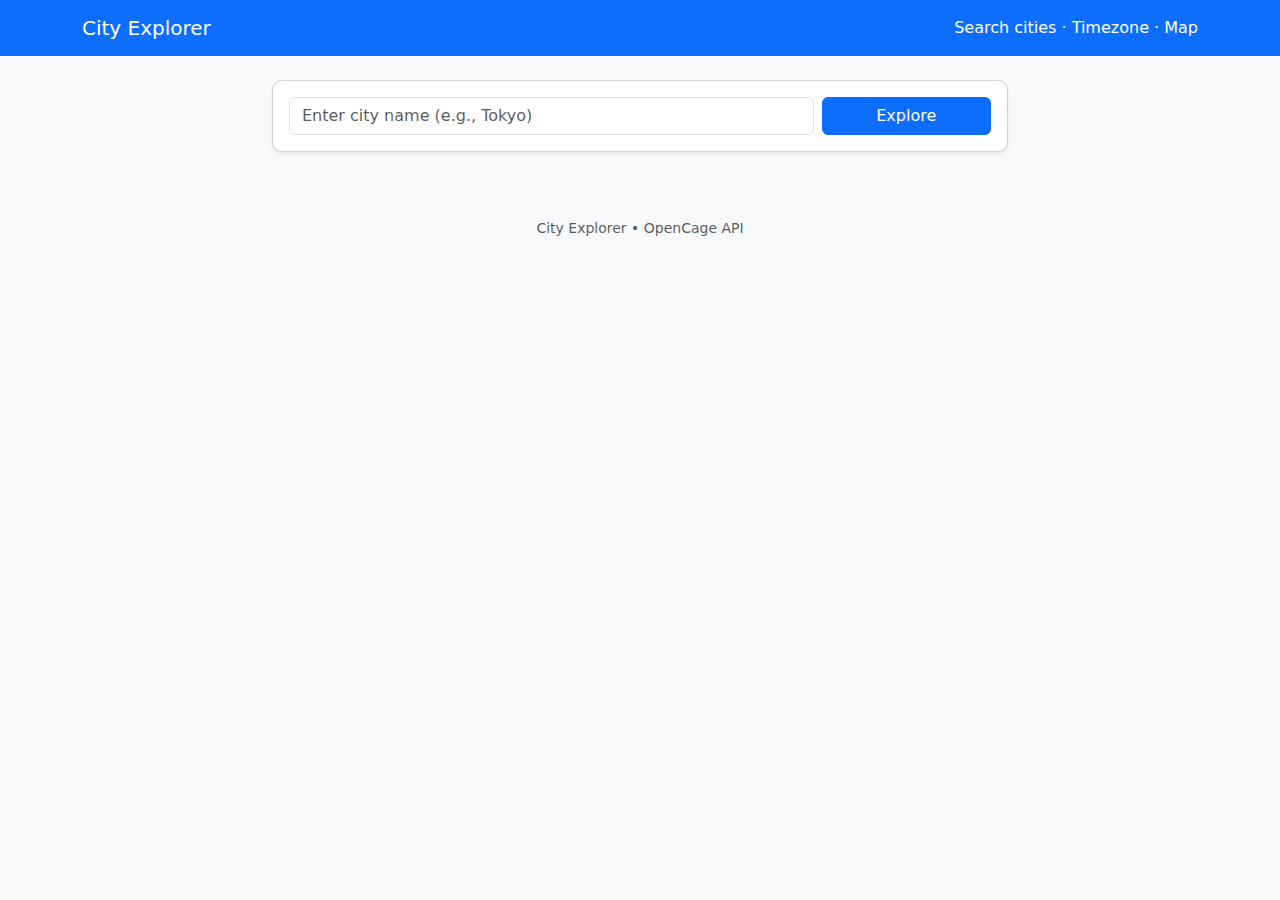
<file: OEL/city-explorer/index.html>
<!doctype html>
<html lang="en">
<head>
  <meta charset="utf-8" />
  <meta name="viewport" content="width=device-width,initial-scale=1" />
  <title>City Explorer</title>
  <link href="https://cdn.jsdelivr.net/npm/bootstrap@5.3.0/dist/css/bootstrap.min.css" rel="stylesheet">
  <link rel="stylesheet" href="style.css">
</head>
<body class="bg-light">
  <nav class="navbar navbar-expand-lg navbar-dark bg-primary mb-4">
    <div class="container">
      <a class="navbar-brand" href="#">City Explorer</a>
      <span class="navbar-text text-white">Search cities · Timezone · Map</span>
    </div>
  </nav>
  <main class="container">
    <div class="row justify-content-center">
      <div class="col-lg-8 col-md-10">
        <div class="card mb-4 shadow-sm">
          <div class="card-body">
            <form id="searchForm" class="row g-2">
              <div class="col-sm-9">
                <input id="cityInput" class="form-control" type="text" placeholder="Enter city name (e.g., Tokyo)" required>
              </div>
              <div class="col-sm-3 d-grid">
                <button class="btn btn-primary" type="submit">Explore</button>
              </div>
            </form>
          </div>
        </div>
        <div id="alertPlaceholder"></div>
        <div id="resultArea" style="display:none;">
          <div class="card shadow-sm">
            <div class="card-body">
              <h5 id="cityTitle"></h5>
              <p><strong>Country:</strong> <span id="countryText"></span></p>
              <p><strong>Coordinates:</strong> <span id="coords"></span></p>
              <p><strong>Timezone:</strong> <span id="timezone"></span></p>
              <p><strong>Population:</strong> <span id="population">—</span></p>
              <div id="mapContainer" class="mb-2" style="height:300px;"></div>
              <pre id="rawData" style="max-height:220px; overflow:auto; background:#f8f9fa; padding:10px;"></pre>
            </div>
          </div>
        </div>
      </div>
    </div>
  </main>
  <footer class="text-center py-3 mt-4">
    <small class="text-muted">City Explorer • OpenCage API</small>
  </footer>
  <script src="https://cdn.jsdelivr.net/npm/bootstrap@5.3.0/dist/js/bootstrap.bundle.min.js"></script>
  <script src="script.js"></script>
</body>
</html>
</file>
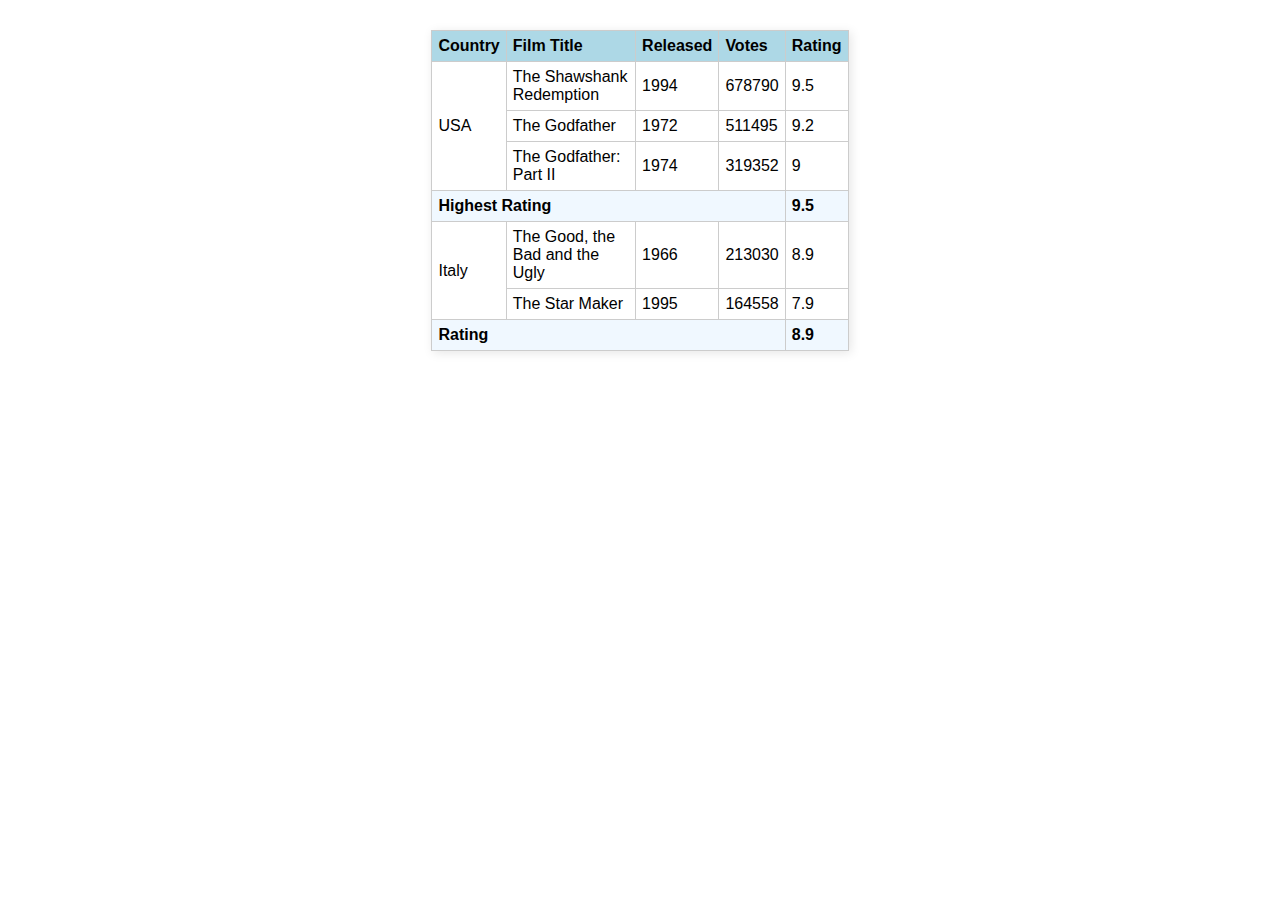
<file: Labtask1(table).html>
<!DOCTYPE html>
<html>
<head>
<title>Film Ratings Table</title>
<style>
  .movie-table {
    width: 33%;
    border-collapse: collapse;
    margin: 30px auto;
    font-family: 'Segoe UI', Tahoma, Geneva, Verdana, sans-serif;
    box-shadow: 2px 2px 10px rgba(0, 0, 0, 0.1);
  }
  .table-head {
    background-color: #add8e6; /* Sky Blue */
    color: black;
  }
  .table-cell, .table-header {
    border: 1px solid #ccc;
    padding: 6px;
    text-align: left;
  }
  .highlight-row {
    background-color: #f0f8ff; /* Alice Blue */
    font-weight: bold;
  }
</style>
</head>
<body>

<table class="movie-table">
  <thead class="table-head">
    <tr>
      <th class="table-header">Country</th>
      <th class="table-header">Film Title</th>
      <th class="table-header">Released</th>
      <th class="table-header">Votes</th>
      <th class="table-header">Rating</th>
    </tr>
  </thead>
  <tbody>
    <tr>
      <td rowspan="3" class="table-cell">USA</td>
      <td class="table-cell">The Shawshank Redemption</td>
      <td class="table-cell">1994</td>
      <td class="table-cell">678790</td>
      <td class="table-cell">9.5</td>
    </tr>
    <tr>
      <td class="table-cell">The Godfather</td>
      <td class="table-cell">1972</td>
      <td class="table-cell">511495</td>
      <td class="table-cell">9.2</td>
    </tr>
    <tr>
      <td class="table-cell">The Godfather: Part II</td>
      <td class="table-cell">1974</td>
      <td class="table-cell">319352</td>
      <td class="table-cell">9</td>
    </tr>
    <tr class="highlight-row">
      <td colspan="4" class="table-cell" style="text-align: left;">Highest Rating</td>
      <td class="table-cell">9.5</td>
    </tr>
    <tr>
      <td rowspan="2" class="table-cell">Italy</td>
      <td class="table-cell">The Good, the Bad and the Ugly</td>
      <td class="table-cell">1966</td>
      <td class="table-cell">213030</td>
      <td class="table-cell">8.9</td>
    </tr>
    <tr>
      <td class="table-cell">The Star Maker</td>
      <td class="table-cell">1995</td>
      <td class="table-cell">164558</td>
      <td class="table-cell">7.9</td>
    </tr>
    <tr class="highlight-row">
      <td colspan="4" class="table-cell" style="text-align: left;">Rating</td>
      <td class="table-cell">8.9</td>
    </tr>
  </tbody>
</table>

</body>
</html>
</file>
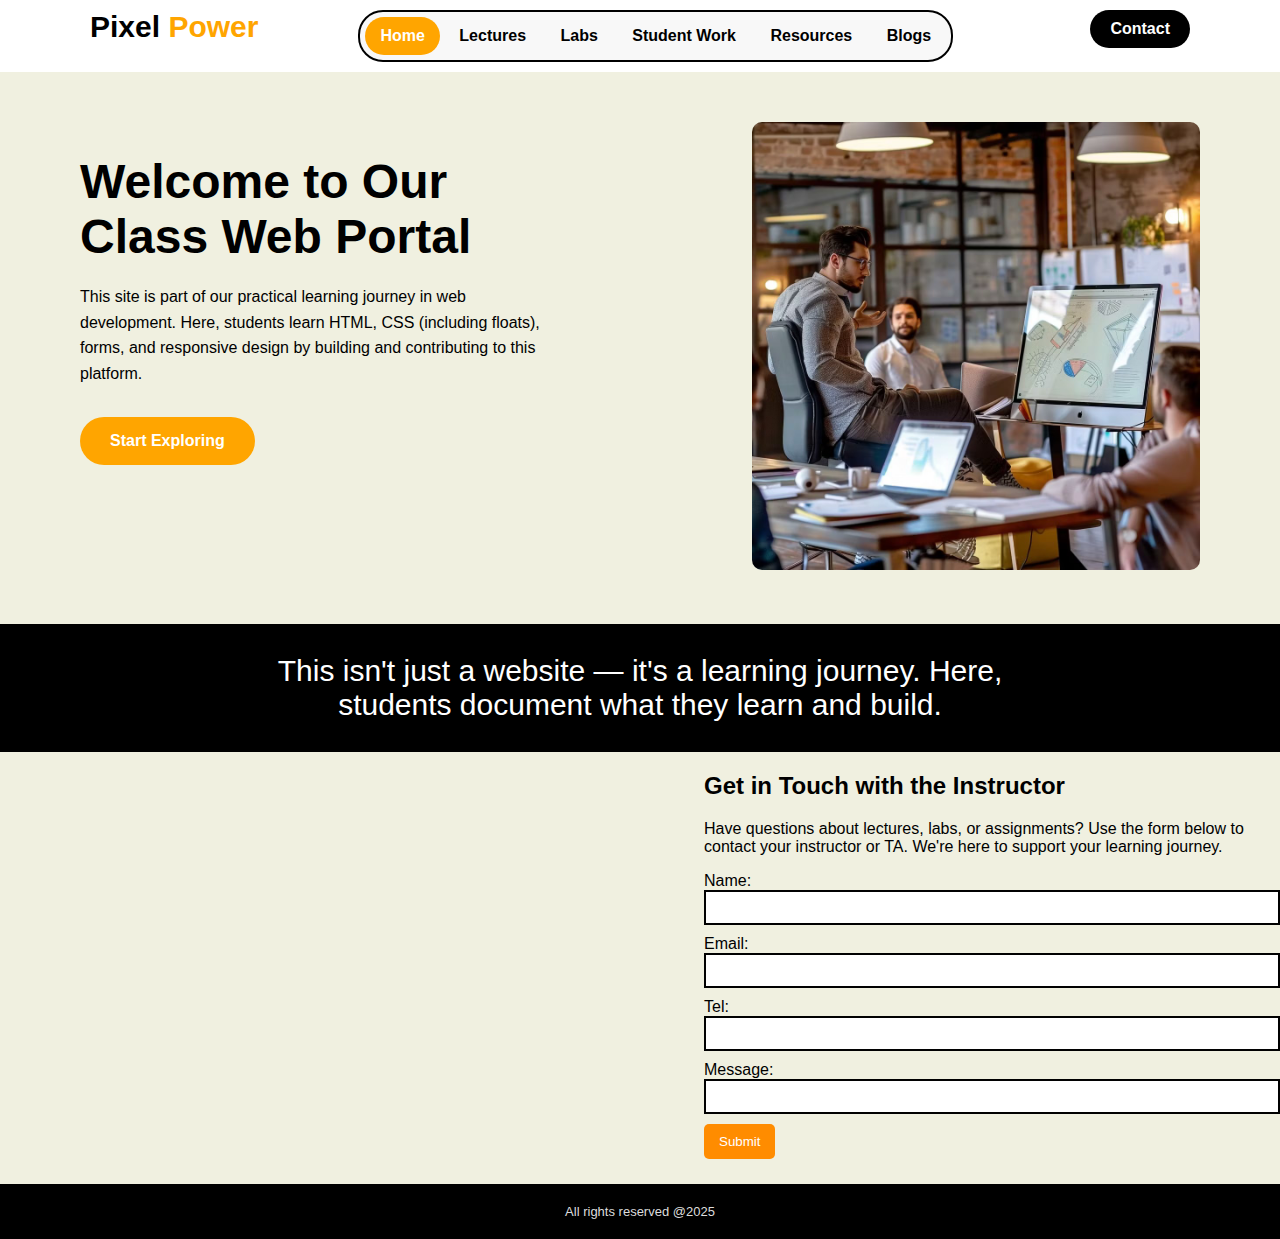
<file: Labtask2.html>
<!DOCTYPE html>
<html lang="en">
<head>
    <meta charset="UTF-8">
    <title>Pixel Power Portal</title>
    <style>
        body {
            margin: 0;
            font-family: Arial, sans-serif;
            background-color: #f0f0e0; 

        .header {
            background-color: white;
            padding: 10px;
            overflow: auto; 
        }

        .logo {
            float: left;
            font-size: 30px;
            margin-left: 80px;
            font-weight: bold;
            color: black;
        }

        .logo span {
            color: orange;
        }

        .nav-menu {
            float: left;
            margin-left: 100px;
            background-color: #f8f8f8; 
            border: 2px solid #000000;
            border-radius: 25px;
            padding: 5px;
        }

        .nav-menu a {
            display: inline-block;
            padding: 10px 15px;
            text-decoration: none;
            color: black;
            font-weight: bold;
            border-radius: 20px;
        }

        .nav-menu a:hover {
            background-color: #ddd;
        }

        .nav-menu a.active {
            background-color: orange;
            color: white;
        }

        .contact-button {
            float: right;
            margin-right: 80px;
            background-color: black;
            color: white;
            padding: 10px 20px;
            border-radius: 30px;
            text-decoration: none;
            font-weight: bold;
        }

        .contact-button:hover {
            background-color: #333;
        }

        .hero {
            padding: 50px 80px;
            overflow: auto; 
        }

        .hero-text {
            float: left;
            width: 55%;
        }

        .hero-text h1 {
            font-size: 48px;
            margin-bottom: 20px;
        }

        .hero-text p {
            font-size: 16px;
            line-height: 1.6;
            margin-bottom: 30px;
        }

        .hero-button {
            background-color: orange;
            color: white;
            padding: 15px 30px;
            border-radius: 30px;
            text-decoration: none;
            font-weight: bold;
            display: inline-block;
        }

        .hero-button:hover {
            background-color: #e08000;
        }

        .hero-image {
            float: right;
            width: 40%;
        }

        .hero-image img {
            width: 100%;
            border-radius: 10px;
        } 
   
    </style>  
   

</head>
    <div class="header">
        <div class="logo">Pixel <span>Power</span></div>
        <div class="nav-menu"> 
            <a href="#" class="active">Home</a> 
            <a href="#">Lectures</a> 
            <a href="#">Labs</a> 
            <a href="#">Student Work</a> 
            <a href="#">Resources</a> 
            <a href="#">Blogs</a>
        </div> 
          
        <a href="#" class="contact-button">Contact</a>
    </div>
    
    <div class="hero">
        <div class="hero-text">
            <h1>Welcome to Our<br>Class Web Portal</h1>
            <p>This site is part of our practical learning journey in web<br>development. Here, students learn HTML, CSS (including floats),<br> forms, and responsive design by building and contributing to this<br> platform.</p>
            <a href="#" class="hero-button">Start Exploring</a>
        </div>
        <div class="hero-image">
            <img src="class room.jpg" alt="Web Development Learning">
        </div>
    </div>
           <div style="background-color: black; color: white; text-align: center; padding: 30px;">
            <p style="font-size: 30px;font-weight: normal 400; margin: 0;font-family: Arial, sans-serif;">This isn't just a website — it's a learning journey. Here,<br>students document what they learn and build.</p>
    </div>
        <body>
            <div style="background-color: #f0f0e0; padding: 10px;margin: 0 ;padding: 0;">
                <div style="overflow: hidden;">
                    <div style="float: left; width: 55%; padding-right: 10px; box-sizing: border-box;">
                     <div style="position: relative; padding-bottom: 55%; height: 50px; overflow: hidden;">
                        <iframe style="position: absolute; width: 95%; height: 100%; border:0;" loading="lazy" allowfullscreen src="https://maps.google.com/maps?q=department+of+software+engineering+AJK+university+Rd%2C+Muzaffarabad+%2C+13100&z=17&output=embed"></iframe>
    </div>
    <a href="https://eatcolumbus.com/" rel="noopener" target="_blank" style="position: absolute; width: 1px; height: 1px; padding: 1px; margin: -1px; overflow: auto; clip: rect(0,0,0,0); white-space: nowrap; border: 0;">eatcolumbus.com</a></div>
                    
    <div style="float: right; width: 45%; box-sizing: border-box; margin: 0; padding: 0;">  
                        <h2>Get in Touch with the Instructor</h2>
                        <p>Have questions about lectures, labs, or assignments? Use the form below to contact your instructor or TA. We're here to support your learning journey.</p>
                        <form>
                            <div>
                                <label for="name">Name:</label><br>
                                <input type="text" id="name" name="name" style="width: 100%; padding: 8px; margin-bottom: 10px; border: 2px solid #010101; box-sizing: border-box;">
                            </div>
                            <div>
                                <label for="email">Email:</label><br>
                                <input type="email" id="email" name="email" style="width: 100%; padding: 8px; margin-bottom: 10px; border: 2px solid #010101; box-sizing: border-box;">
                            </div>
                            <div>
                                <label for="tel">Tel:</label><br>
                                <input type="tel" id="tel" name="tel" style="width: 100%; padding: 8px; margin-bottom: 10px; border: 2px solid #010101; box-sizing: border-box;">
                            </div>
                            <div>
                                <label for="message">Message:</label><br>
                                <input id="message" name="message" style="width: 100%; padding: 8px; margin-bottom: 10px; border: 2px solid #010101; box-sizing: border-box;">
                            </div>
                            <button type="submit" style="background-color: #ff8c00; color: white; padding: 10px 15px; border: none; border-radius: 5px; cursor: pointer;">Submit</button>
                        </form>
                    </div>
                </div>
            </div>
                           <div style="background-color: black; color: #ddd; text-align: center; padding: 20px ;">
                    <p style="font-size: 13px; margin: 0;">All rights reserved @2025</p>
                </div>
                
   </body>
</html>
</file>
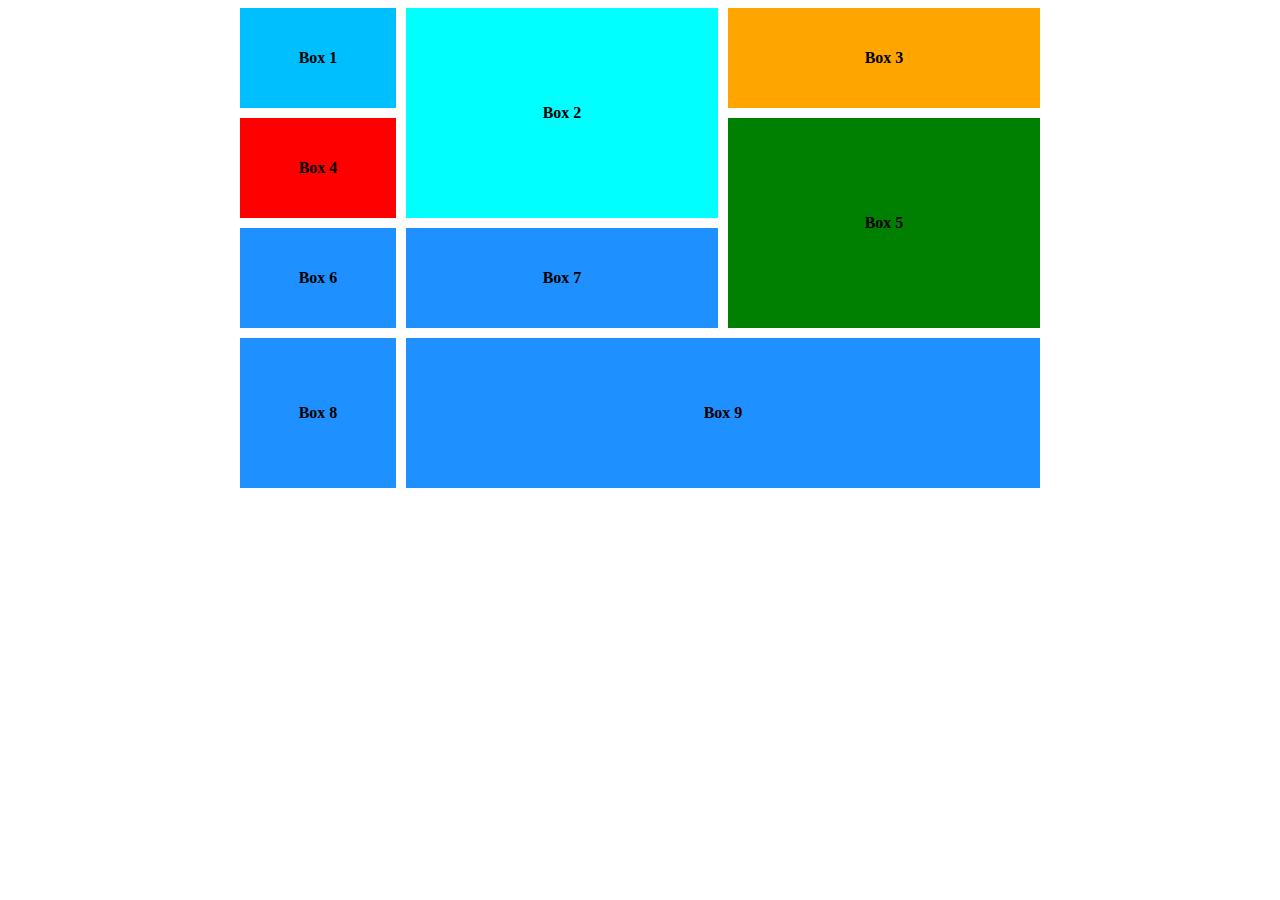
<file: Labtask4.html>
<!DOCTYPE html>
<html lang="en">
<head>
  <meta charset="UTF-8">
  <title>Grid Layout</title>
  <style>
    .container {
      display: grid;
      grid-template-columns: 1fr 2fr 2fr;
      grid-template-rows: repeat(3, 100px) 150px;
      gap: 10px;
      width: 800px;
      margin: auto;
    }

    .box {
      display: flex;
      align-items: center;
      justify-content: center;
      font-weight: bold;
      color: black;
    }

    .box1 { 
        background: #00BFFF; 
        grid-column: 1 / 2; 
        grid-row: 1 / 2; 
    }
    .box2 { 
        background: #00FFFF; 
        grid-column: 2 / 3; 
        grid-row: 1 / 3;
    }
    .box3 { 
        background: orange; 
        grid-column: 3 / 4; 
        grid-row: 1 / 2; 
    }
    .box4 { 
        background: red; 
        grid-column: 1 / 2; 
        grid-row: 2 / 3; 
    }
    .box5 { 
        background: green; 
        grid-column: 3 / 4; 
        grid-row: 2 / 4; 
    }
    .box6 { 
        background: #1E90FF; 
        grid-column: 1 / 2; 
        grid-row: 3 / 4; 
    }
    .box7 { 
        background: #1E90FF; 
        grid-column: 2 / 3; 
        grid-row: 3 / 4; 
    }
    .box8 { 
        background: #1E90FF; 
        grid-column: 1 / 2; 
        grid-row: 4 / 5; 
    }
    .box9 { 
        background: #1E90FF; 
        grid-column: 2 / 4; 
        grid-row: 4 / 5; 
    }

  </style>
</head>
<body>

<div class="container">
  <div class="box box1">Box 1</div>
  <div class="box box2">Box 2</div>
  <div class="box box3">Box 3</div>
  <div class="box box4">Box 4</div>
  <div class="box box5">Box 5</div>
  <div class="box box6">Box 6</div>
  <div class="box box7">Box 7</div>
  <div class="box box8">Box 8</div>
  <div class="box box9">Box 9</div>
</div>

</body>
</html>
</file>
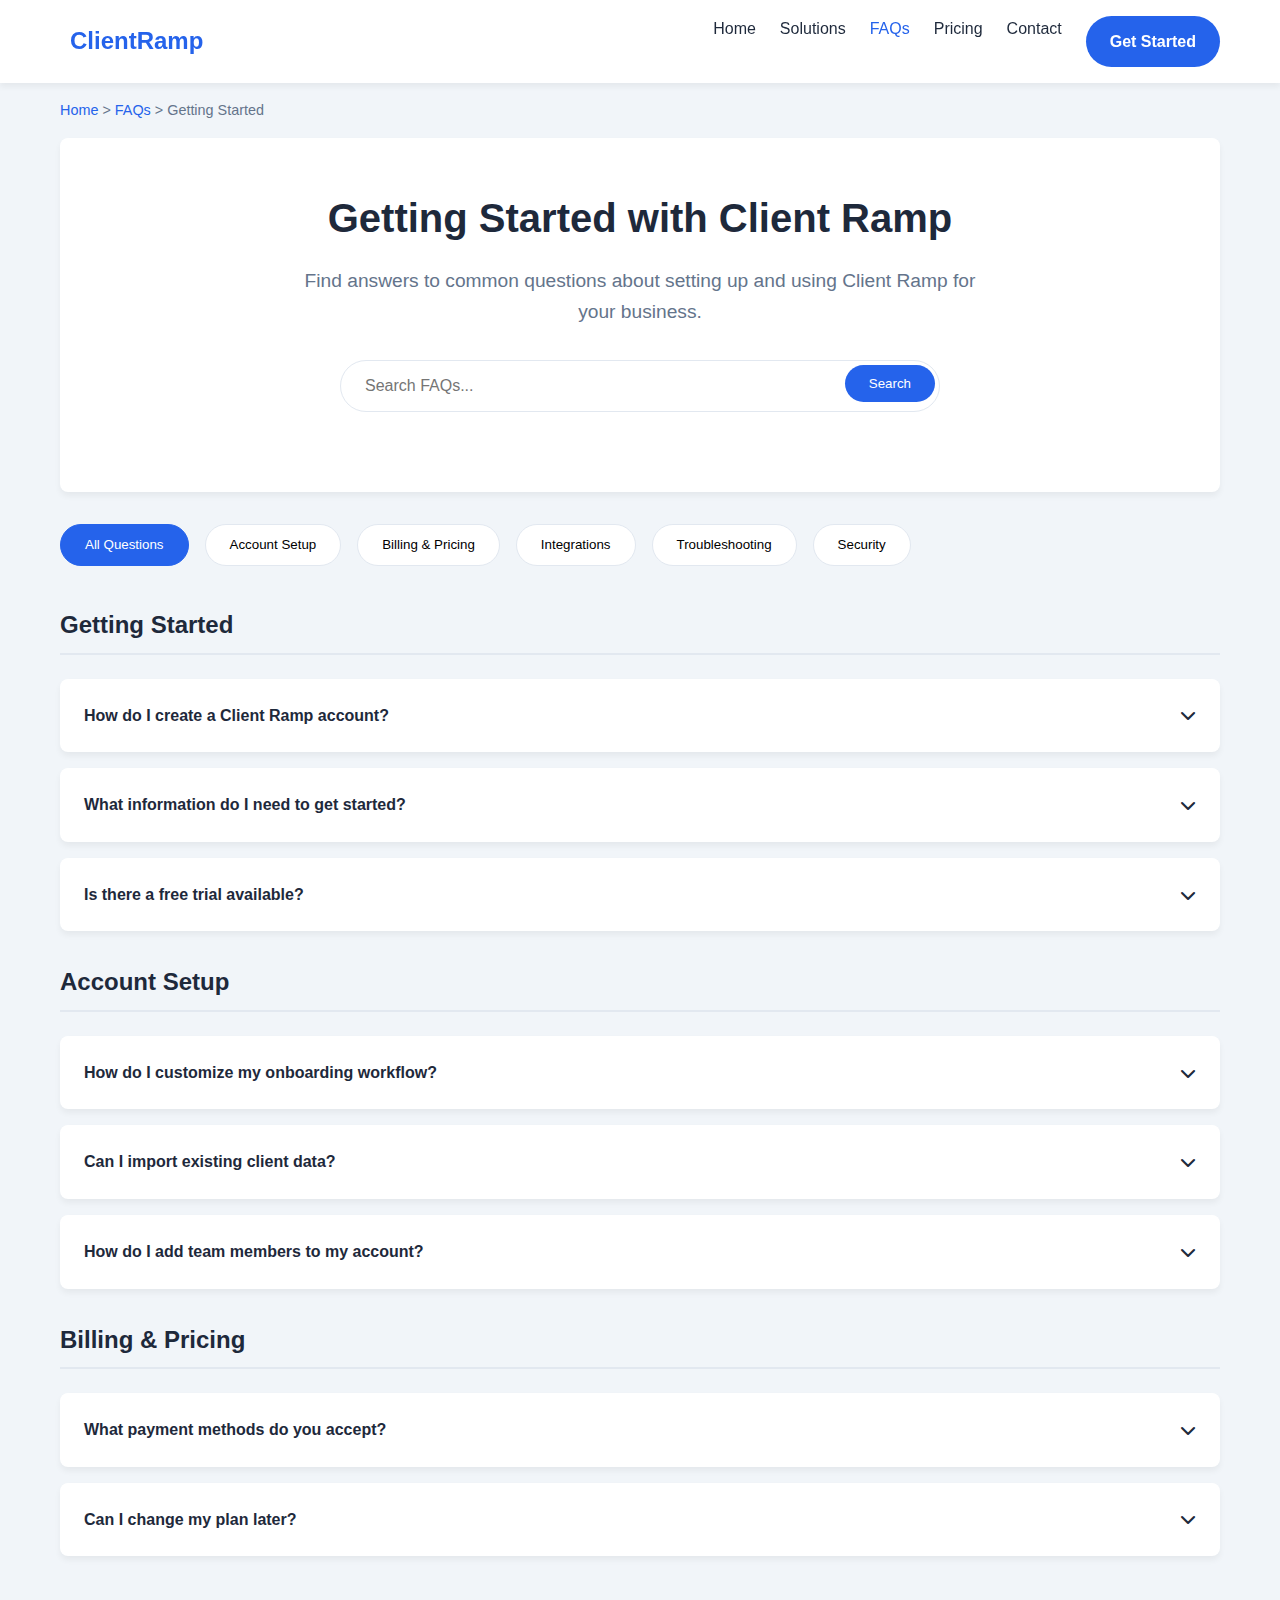
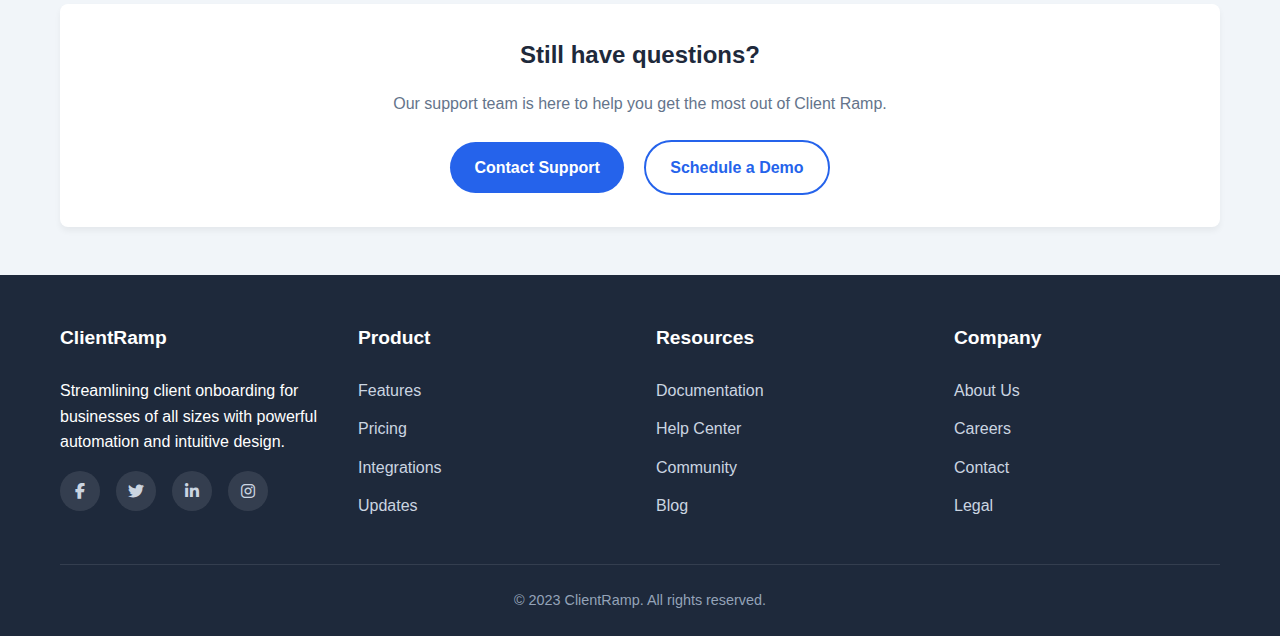
<file: Labtask5.html>
<!DOCTYPE html>
<html lang="en">
<head>
    <meta charset="UTF-8">
    <meta name="viewport" content="width=device-width, initial-scale=1.0">
    <title>Client Ramp - Getting Started FAQs</title>
    <link rel="stylesheet" href="https://cdnjs.cloudflare.com/ajax/libs/font-awesome/6.4.0/css/all.min.css">
    <style>
        * {
            margin: 0;
            padding: 0;
            box-sizing: border-box;
            font-family: 'Segoe UI', Tahoma, Geneva, Verdana, sans-serif;
        }

        :root {
            --primary: #2563eb;
            --primary-dark: #1d4ed8;
            --secondary: #64748b;
            --light: #f8fafc;
            --dark: #1e293b;
            --accent: #3b82f6;
            --border: #e2e8f0;
            --shadow: 0 4px 6px rgba(0, 0, 0, 0.05);
            --radius: 8px;
        }

        body {
            background-color: #f1f5f9;
            color: var(--dark);
            line-height: 1.6;
        }

        .container {
            width: 100%;
            max-width: 1200px;
            margin: 0 auto;
            padding: 0 20px;
        }

        /* Header Styles */
        header {
            background: white;
            padding: 1rem 0;
            box-shadow: var(--shadow);
            position: sticky;
            top: 0;
            z-index: 100;
        }

        .header-content {
            display: flex;
            justify-content: space-between;
            align-items: center;
        }

        .logo {
            display: flex;
            align-items: center;
            gap: 10px;
            font-size: 1.5rem;
            font-weight: 700;
            color: var(--primary);
            text-decoration: none;
        }

        .logo i {
            font-size: 1.8rem;
        }

        nav ul {
            display: flex;
            list-style: none;
            gap: 1.5rem;
        }

        nav a {
            color: var(--dark);
            text-decoration: none;
            font-weight: 500;
            transition: color 0.3s;
        }

        nav a:hover, nav a.active {
            color: var(--primary);
        }

        .mobile-menu-btn {
            display: none;
            background: none;
            border: none;
            color: var(--dark);
            font-size: 1.5rem;
            cursor: pointer;
        }

        /* Breadcrumb */
        .breadcrumb {
            padding: 1rem 0;
            font-size: 0.9rem;
            color: var(--secondary);
        }

        .breadcrumb a {
            color: var(--primary);
            text-decoration: none;
        }

        /* Hero Section */
        .hero {
            padding: 3rem 0;
            text-align: center;
            background: white;
            margin-bottom: 2rem;
            border-radius: var(--radius);
            box-shadow: var(--shadow);
        }

        .hero h1 {
            font-size: 2.5rem;
            margin-bottom: 1rem;
            color: var(--dark);
        }

        .hero p {
            font-size: 1.2rem;
            max-width: 700px;
            margin: 0 auto;
            color: var(--secondary);
        }

        /* Search Bar */
        .search-container {
            max-width: 600px;
            margin: 2rem auto;
            position: relative;
        }

        .search-bar {
            width: 100%;
            padding: 1rem 1.5rem;
            border: 1px solid var(--border);
            border-radius: 50px;
            font-size: 1rem;
            outline: none;
            transition: all 0.3s;
        }

        .search-bar:focus {
            border-color: var(--primary);
            box-shadow: 0 0 0 3px rgba(37, 99, 235, 0.1);
        }

        .search-btn {
            position: absolute;
            right: 5px;
            top: 5px;
            background: var(--primary);
            color: white;
            border: none;
            border-radius: 50px;
            padding: 0.7rem 1.5rem;
            cursor: pointer;
            transition: background 0.3s;
        }

        .search-btn:hover {
            background: var(--primary-dark);
        }

        /* FAQ Categories */
        .categories {
            display: flex;
            gap: 1rem;
            margin-bottom: 2rem;
            overflow-x: auto;
            padding-bottom: 0.5rem;
        }

        .category-btn {
            background: white;
            border: 1px solid var(--border);
            padding: 0.8rem 1.5rem;
            border-radius: 50px;
            cursor: pointer;
            white-space: nowrap;
            transition: all 0.3s;
        }

        .category-btn.active, .category-btn:hover {
            background: var(--primary);
            color: white;
            border-color: var(--primary);
        }

        /* FAQ Accordion */
        .faq-section {
            margin-bottom: 2rem;
        }

        .section-title {
            font-size: 1.5rem;
            margin-bottom: 1.5rem;
            color: var(--dark);
            padding-bottom: 0.5rem;
            border-bottom: 2px solid var(--border);
        }

        .faq-item {
            background: white;
            border-radius: var(--radius);
            margin-bottom: 1rem;
            box-shadow: var(--shadow);
            overflow: hidden;
        }

        .faq-question {
            padding: 1.5rem;
            cursor: pointer;
            display: flex;
            justify-content: space-between;
            align-items: center;
            font-weight: 600;
            transition: background 0.3s;
        }

        .faq-question:hover {
            background: #f8fafc;
        }

        .faq-question i {
            transition: transform 0.3s;
        }

        .faq-item.active .faq-question i {
            transform: rotate(180deg);
        }

        .faq-answer {
            padding: 0 1.5rem;
            max-height: 0;
            overflow: hidden;
            transition: all 0.3s ease-out;
        }

        .faq-item.active .faq-answer {
            padding: 0 1.5rem 1.5rem;
            max-height: 500px;
        }

        /* Help Section */
        .help-section {
            background: white;
            padding: 2rem;
            border-radius: var(--radius);
            box-shadow: var(--shadow);
            text-align: center;
            margin-top: 3rem;
        }

        .help-section h2 {
            margin-bottom: 1rem;
            color: var(--dark);
        }

        .help-section p {
            margin-bottom: 1.5rem;
            color: var(--secondary);
        }

        .btn {
            display: inline-block;
            background: var(--primary);
            color: white;
            padding: 0.8rem 1.5rem;
            border-radius: 50px;
            text-decoration: none;
            font-weight: 600;
            transition: all 0.3s;
            border: none;
            cursor: pointer;
        }

        .btn:hover {
            background: var(--primary-dark);
            transform: translateY(-2px);
        }

        .btn-outline {
            background: transparent;
            border: 2px solid var(--primary);
            color: var(--primary);
            margin-left: 1rem;
        }

        .btn-outline:hover {
            background: var(--primary);
            color: white;
        }

        /* Footer */
        footer {
            background: var(--dark);
            color: white;
            padding: 3rem 0 1.5rem;
            margin-top: 3rem;
        }

        .footer-content {
            display: grid;
            grid-template-columns: repeat(auto-fit, minmax(200px, 1fr));
            gap: 2rem;
            margin-bottom: 2rem;
        }

        .footer-column h3 {
            margin-bottom: 1.5rem;
            font-size: 1.2rem;
        }

        .footer-column ul {
            list-style: none;
        }

        .footer-column ul li {
            margin-bottom: 0.8rem;
        }

        .footer-column a {
            color: #cbd5e1;
            text-decoration: none;
            transition: color 0.3s;
        }

        .footer-column a:hover {
            color: white;
        }

        .social-links {
            display: flex;
            gap: 1rem;
            margin-top: 1rem;
        }

        .social-links a {
            display: flex;
            align-items: center;
            justify-content: center;
            width: 40px;
            height: 40px;
            background: rgba(255, 255, 255, 0.1);
            border-radius: 50%;
            transition: background 0.3s;
        }

        .social-links a:hover {
            background: var(--primary);
        }

        .copyright {
            text-align: center;
            padding-top: 1.5rem;
            border-top: 1px solid rgba(255, 255, 255, 0.1);
            color: #94a3b8;
            font-size: 0.9rem;
        }

        /* Responsive Design */
        @media (max-width: 768px) {
            .header-content {
                flex-direction: column;
                gap: 1rem;
            }

            nav ul {
                flex-direction: column;
                text-align: center;
                gap: 1rem;
                display: none;
            }

            nav ul.show {
                display: flex;
            }

            .mobile-menu-btn {
                display: block;
                position: absolute;
                top: 1rem;
                right: 1rem;
            }

            .hero h1 {
                font-size: 2rem;
            }

            .hero p {
                font-size: 1rem;
            }

            .categories {
                padding-bottom: 1rem;
            }

            .help-section .btn {
                display: block;
                width: 100%;
                margin-bottom: 1rem;
            }

            .btn-outline {
                margin-left: 0;
            }
        }

        @media (max-width: 480px) {
            .hero {
                padding: 2rem 0;
            }

            .hero h1 {
                font-size: 1.8rem;
            }

            .faq-question {
                padding: 1.2rem;
            }

            .help-section {
                padding: 1.5rem;
            }
        }
    </style>
</head>
<body>
    <!-- Header -->
    <header>
        <div class="container">
            <div class="header-content">
                <a href="#" class="logo">
                    <i class="fas fa-ramp-loading"></i>
                    <span>ClientRamp</span>
                </a>
                <button class="mobile-menu-btn" id="menuToggle">
                    <i class="fas fa-bars"></i>
                </button>
                <nav>
                    <ul id="navMenu">
                        <li><a href="#">Home</a></li>
                        <li><a href="#">Solutions</a></li>
                        <li><a href="#" class="active">FAQs</a></li>
                        <li><a href="#">Pricing</a></li>
                        <li><a href="#">Contact</a></li>
                        <li><a href="#" class="btn">Get Started</a></li>
                    </ul>
                </nav>
            </div>
        </div>
    </header>

    <!-- Main Content -->
    <main class="container">
        <!-- Breadcrumb -->
        <div class="breadcrumb">
            <a href="#">Home</a> > <a href="#">FAQs</a> > Getting Started
        </div>

        <!-- Hero Section -->
        <section class="hero">
            <h1>Getting Started with Client Ramp</h1>
            <p>Find answers to common questions about setting up and using Client Ramp for your business.</p>
            
            <!-- Search Bar -->
            <div class="search-container">
                <input type="text" class="search-bar" placeholder="Search FAQs...">
                <button class="search-btn">Search</button>
            </div>
        </section>

        <!-- FAQ Categories -->
        <div class="categories">
            <button class="category-btn active">All Questions</button>
            <button class="category-btn">Account Setup</button>
            <button class="category-btn">Billing & Pricing</button>
            <button class="category-btn">Integrations</button>
            <button class="category-btn">Troubleshooting</button>
            <button class="category-btn">Security</button>
        </div>

        <!-- FAQ Sections -->
        <section class="faq-section">
            <h2 class="section-title">Getting Started</h2>
            
            <div class="faq-item">
                <div class="faq-question">
                    <span>How do I create a Client Ramp account?</span>
                    <i class="fas fa-chevron-down"></i>
                </div>
                <div class="faq-answer">
                    <p>To create a Client Ramp account, visit our signup page and enter your email address. You'll receive a confirmation email with a link to set up your password and complete your profile. The entire process takes less than 5 minutes.</p>
                </div>
            </div>
            
            <div class="faq-item">
                <div class="faq-question">
                    <span>What information do I need to get started?</span>
                    <i class="fas fa-chevron-down"></i>
                </div>
                <div class="faq-answer">
                    <p>To get started with Client Ramp, you'll need basic information about your business including company name, industry, and the number of clients you typically onboard. You can add more detailed information later as you customize your onboarding workflows.</p>
                </div>
            </div>
            
            <div class="faq-item">
                <div class="faq-question">
                    <span>Is there a free trial available?</span>
                    <i class="fas fa-chevron-down"></i>
                </div>
                <div class="faq-answer">
                    <p>Yes, we offer a 14-day free trial with full access to all features. No credit card is required to start your trial. At the end of the trial period, you can choose to upgrade to a paid plan or your account will be paused.</p>
                </div>
            </div>
        </section>

        <section class="faq-section">
            <h2 class="section-title">Account Setup</h2>
            
            <div class="faq-item">
                <div class="faq-question">
                    <span>How do I customize my onboarding workflow?</span>
                    <i class="fas fa-chevron-down"></i>
                </div>
                <div class="faq-answer">
                    <p>After creating your account, navigate to the Workflows section in your dashboard. From there, you can use our drag-and-drop interface to create custom onboarding steps, set up automation rules, and personalize communication templates.</p>
                </div>
            </div>
            
            <div class="faq-item">
                <div class="faq-question">
                    <span>Can I import existing client data?</span>
                    <i class="fas fa-chevron-down"></i>
                </div>
                <div class="faq-answer">
                    <p>Yes, Client Ramp supports CSV imports for client data. You can also integrate with popular CRMs like Salesforce, HubSpot, and Zoho to automatically sync your client information.</p>
                </div>
            </div>
            
            <div class="faq-item">
                <div class="faq-question">
                    <span>How do I add team members to my account?</span>
                    <i class="fas fa-chevron-down"></i>
                </div>
                <div class="faq-answer">
                    <p>Account owners can add team members by going to Settings > Team Management. From there, you can invite team members by email and assign them specific roles and permissions.</p>
                </div>
            </div>
        </section>

        <section class="faq-section">
            <h2 class="section-title">Billing & Pricing</h2>
            
            <div class="faq-item">
                <div class="faq-question">
                    <span>What payment methods do you accept?</span>
                    <i class="fas fa-chevron-down"></i>
                </div>
                <div class="faq-answer">
                    <p>We accept all major credit cards (Visa, MasterCard, American Express), PayPal, and bank transfers for annual plans. All payments are processed securely through our PCI-compliant payment processor.</p>
                </div>
            </div>
            
            <div class="faq-item">
                <div class="faq-question">
                    <span>Can I change my plan later?</span>
                    <i class="fas fa-chevron-down"></i>
                </div>
                <div class="faq-answer">
                    <p>Yes, you can upgrade or downgrade your plan at any time. When upgrading, the new features become available immediately. When downgrading, the changes take effect at the start of your next billing cycle.</p>
                </div>
            </div>
        </section>

        <!-- Help Section -->
        <section class="help-section">
            <h2>Still have questions?</h2>
            <p>Our support team is here to help you get the most out of Client Ramp.</p>
            <a href="#" class="btn">Contact Support</a>
            <a href="#" class="btn btn-outline">Schedule a Demo</a>
        </section>
    </main>

    <!-- Footer -->
    <footer>
        <div class="container">
            <div class="footer-content">
                <div class="footer-column">
                    <h3>ClientRamp</h3>
                    <p>Streamlining client onboarding for businesses of all sizes with powerful automation and intuitive design.</p>
                    <div class="social-links">
                        <a href="#"><i class="fab fa-facebook-f"></i></a>
                        <a href="#"><i class="fab fa-twitter"></i></a>
                        <a href="#"><i class="fab fa-linkedin-in"></i></a>
                        <a href="#"><i class="fab fa-instagram"></i></a>
                    </div>
                </div>
                <div class="footer-column">
                    <h3>Product</h3>
                    <ul>
                        <li><a href="#">Features</a></li>
                        <li><a href="#">Pricing</a></li>
                        <li><a href="#">Integrations</a></li>
                        <li><a href="#">Updates</a></li>
                    </ul>
                </div>
                <div class="footer-column">
                    <h3>Resources</h3>
                    <ul>
                        <li><a href="#">Documentation</a></li>
                        <li><a href="#">Help Center</a></li>
                        <li><a href="#">Community</a></li>
                        <li><a href="#">Blog</a></li>
                    </ul>
                </div>
                <div class="footer-column">
                    <h3>Company</h3>
                    <ul>
                        <li><a href="#">About Us</a></li>
                        <li><a href="#">Careers</a></li>
                        <li><a href="#">Contact</a></li>
                        <li><a href="#">Legal</a></li>
                    </ul>
                </div>
            </div>
            <div class="copyright">
                <p>&copy; 2023 ClientRamp. All rights reserved.</p>
            </div>
        </div>
    </footer>

    <script>
        // Mobile menu toggle
        document.getElementById('menuToggle').addEventListener('click', function() {
            document.getElementById('navMenu').classList.toggle('show');
        });

        // FAQ Accordion functionality
        document.querySelectorAll('.faq-question').forEach(question => {
            question.addEventListener('click', () => {
                const item = question.parentElement;
                item.classList.toggle('active');
            });
        });

        // Category filter functionality
        document.querySelectorAll('.category-btn').forEach(button => {
            button.addEventListener('click', () => {
                document.querySelectorAll('.category-btn').forEach(btn => {
                    btn.classList.remove('active');
                });
                button.classList.add('active');
                
                // In a real implementation, this would filter the FAQs
                // For this demo, we'll just show a message
                if(button.textContent !== 'All Questions') {
                    alert('Filtering by: ' + button.textContent);
                }
            });
        });

        // Search functionality
        document.querySelector('.search-btn').addEventListener('click', () => {
            const searchTerm = document.querySelector('.search-bar').value;
            if(searchTerm) {
                alert('Searching for: ' + searchTerm);
                // In a real implementation, this would filter the FAQs
            }
        });

        // Allow Enter key to trigger search
        document.querySelector('.search-bar').addEventListener('keypress', (e) => {
            if(e.key === 'Enter') {
                document.querySelector('.search-btn').click();
            }
        });
    </script>
</body>
</html>
</file>
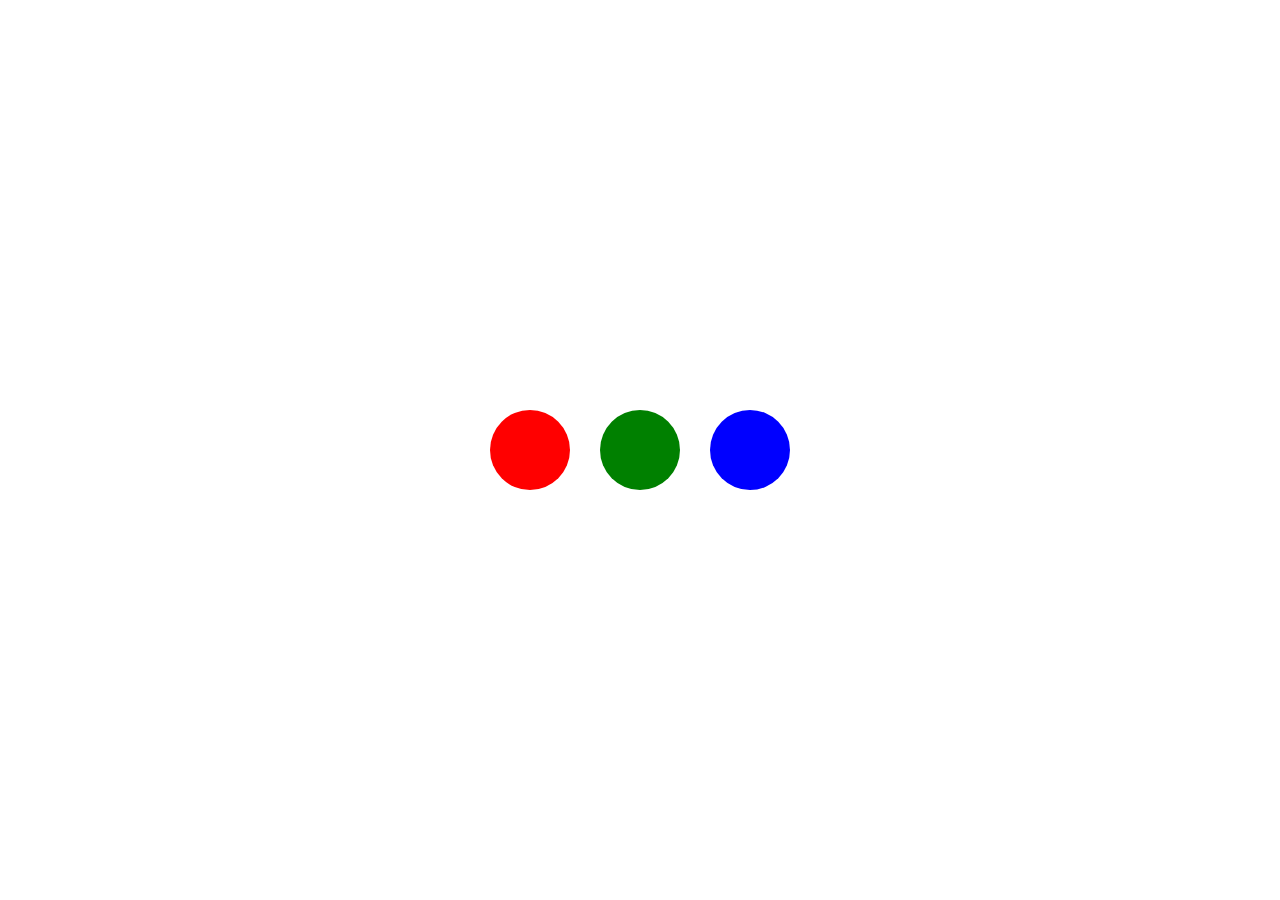
<file: Labtask6(animation).html>
<!DOCTYPE html>
<html lang="en">
<head>
  <meta charset="UTF-8">
  <meta name="viewport" content="width=device-width, initial-scale=1.0">
  <title>Enhanced Three Circles Animation</title>
  <style>
    body {
      display: flex;
      justify-content: center;
      align-items: center;
      height: 100vh;
      background: white;
      gap: 30px;
      margin: 0;
    }

    .circle {
      width: 80px;
      height: 80px;
      border-radius: 50%;
      position: relative;
    }

    /* Different colors for circles */
    .circle.red { background: red; }
    .circle.green { background: green; }
    .circle.blue { background: blue; }

    /* Using transform and opacity with different timing functions */
    .circle.red {
      animation: 
        move-red 3s infinite cubic-bezier(0.4, 0, 0.6, 1),
        fade-red 3s infinite ease-in-out;
    }
    
    .circle.green {
      animation: 
        move-green 3s infinite cubic-bezier(0.4, 0, 0.6, 1),
        fade-green 3s infinite ease-in-out;
    }
    
    .circle.blue {
      animation: 
        move-blue 3s infinite cubic-bezier(0.4, 0, 0.6, 1),
        fade-blue 3s infinite ease-in-out;
    }

    /* Movement animations with offsets */
    @keyframes move-red {
      0%, 100% { transform: translateY(0); }
      50% { transform: translateY(-100px); }
    }
    
    @keyframes move-green {
      0%, 16.67% { transform: translateY(0); }
      50%, 66.67% { transform: translateY(-100px); }
      100% { transform: translateY(0); }
    }
    
    @keyframes move-blue {
      0%, 33.33% { transform: translateY(0); }
      50%, 83.33% { transform: translateY(-100px); }
      100% { transform: translateY(0); }
    }

    /* Opacity animations with offsets */
    @keyframes fade-red {
      0%, 100% { opacity: 1; }
      50% { opacity: 0.4; }
    }
    
    @keyframes fade-green {
      0%, 16.67% { opacity: 1; }
      50%, 66.67% { opacity: 0.4; }
      100% { opacity: 1; }
    }
    
    @keyframes fade-blue {
      0%, 33.33% { opacity: 1; }
      50%, 83.33% { opacity: 0.4; }
      100% { opacity: 1; }
    }
  </style>
</head>
<body>
  <div class="circle red"></div>
  <div class="circle green"></div>
  <div class="circle blue"></div>
</body>
</html>
</file>
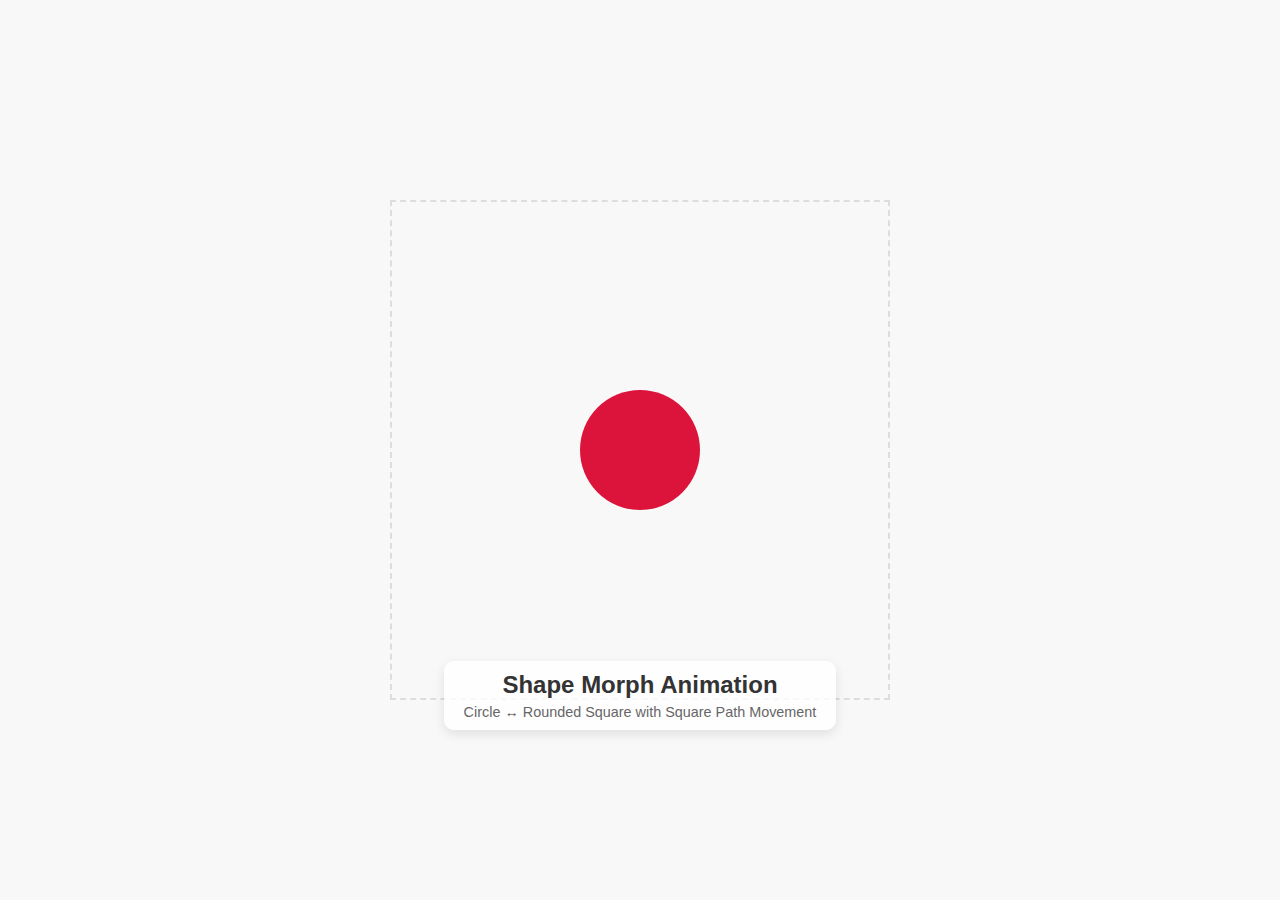
<file: Labtask6(transition).html>
<!DOCTYPE html>
<html lang="en">
<head>
  <meta charset="UTF-8">
  <meta name="viewport" content="width=device-width, initial-scale=1.0">
  <title>Enhanced Circle ↔ Rounded Square Animation</title>
  <style>
    * {
      margin: 0;
      padding: 0;
      box-sizing: border-box;
    }
    
    body {
      display: flex;
      justify-content: center;
      align-items: center;
      height: 100vh;
      background: #f8f8f8;
      overflow: hidden;
      font-family: 'Segoe UI', sans-serif;
    }
    
    .container {
      position: relative;
      width: 600px;
      height: 600px;
      display: flex;
      justify-content: center;
      align-items: center;
    }
    
    .shape {
      width: 120px;
      height: 120px;
      background-color: crimson;
      border-radius: 50%;
      position: absolute;
      animation: 
        moveShape 12s infinite linear,
        changeAppearance 2s infinite alternate ease-in-out;
    }
    
    /* Movement path using different approach */
    @keyframes moveShape {
      0% {
        left: 0;
        top: 0;
      }
      25% {
        left: 100%;
        top: 0;
        transform: translateX(-100%);
      }
      50% {
        left: 100%;
        top: 100%;
        transform: translate(-100%, -100%);
      }
      75% {
        left: 0;
        top: 100%;
        transform: translateY(-100%);
      }
      100% {
        left: 0;
        top: 0;
      }
    }
    
    /* Morph animation with different implementation */
    @keyframes changeAppearance {
      0% {
        border-radius: 50%;
        background-color: crimson;
      }
      100% {
        border-radius: 20%;
        background-color: royalblue;
      }
    }
    
    /* Visual path indicator */
    .path {
      position: absolute;
      width: 500px;
      height: 500px;
      border: 2px dashed rgba(0, 0, 0, 0.1);
      pointer-events: none;
    }
    
    /* Info panel */
    .info {
      position: absolute;
      bottom: 20px;
      background: rgba(255, 255, 255, 0.8);
      padding: 10px 20px;
      border-radius: 10px;
      box-shadow: 0 4px 12px rgba(0, 0, 0, 0.1);
      text-align: center;
    }
    
    h1 {
      color: #333;
      margin-bottom: 5px;
      font-size: 1.5rem;
    }
    
    p {
      color: #666;
      font-size: 0.9rem;
    }
  </style>
</head>
<body>
  <div class="container">
    <div class="path"></div>
    <div class="shape"></div>
    <div class="info">
      <h1>Shape Morph Animation</h1>
      <p>Circle ↔ Rounded Square with Square Path Movement</p>
    </div>
  </div>
</body>
</html>
</file>
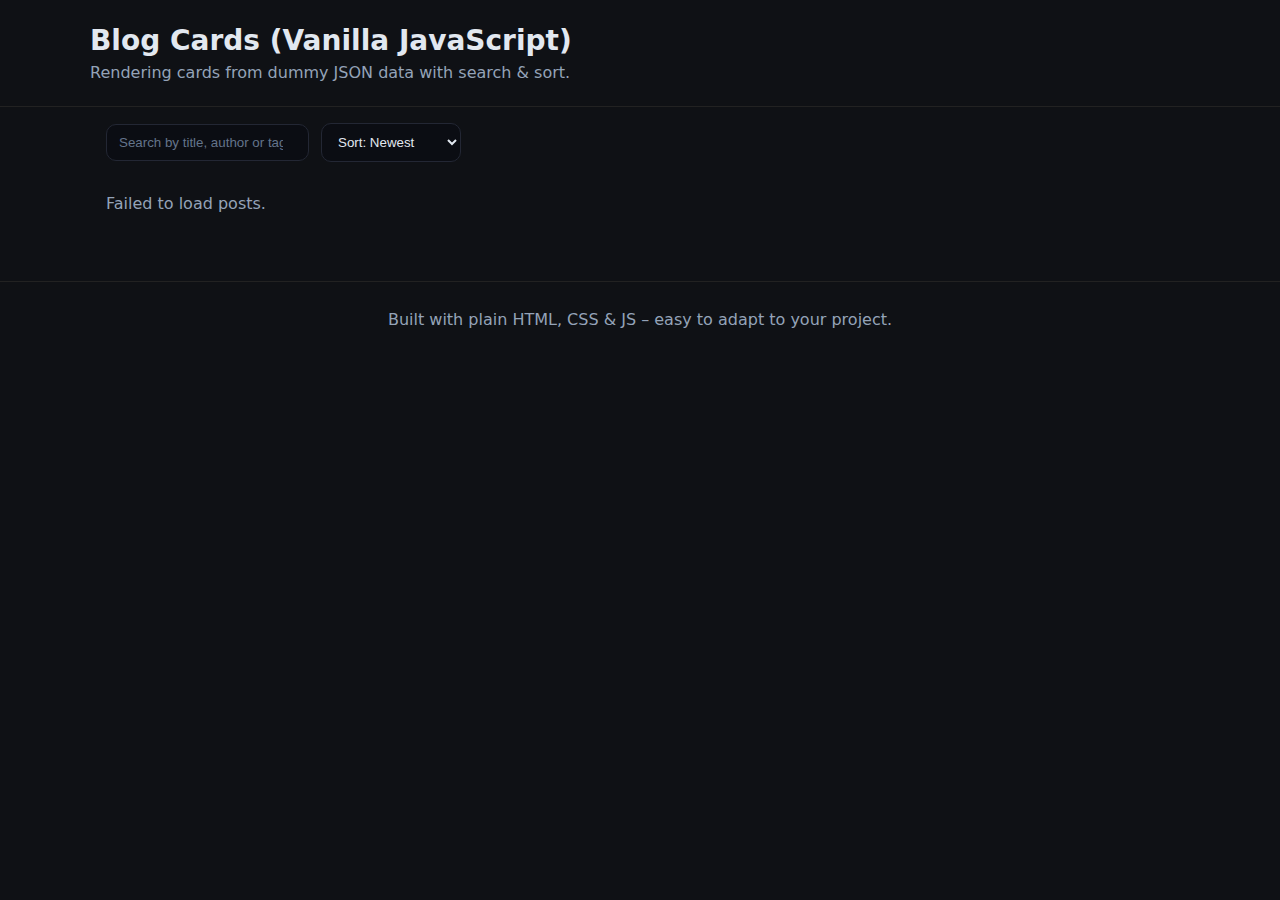
<file: Labtask8.html>
<!DOCTYPE html>
<html lang="en">
<head>
  <meta charset="UTF-8" />
  <meta name="viewport" content="width=device-width, initial-scale=1" />
  <title>Blog Cards – Vanilla JS (Dummy JSON)</title>
  <style>
    :root{
      --bg:#0f1115; --card:#171923; --muted:#94a3b8; --text:#e2e8f0; --accent:#60a5fa;
    }
    *{box-sizing:border-box}
    body{margin:0;font-family:system-ui,-apple-system,Segoe UI,Roboto,Inter,Arial,sans-serif;background:var(--bg);color:var(--text)}
    header{padding:24px 16px;border-bottom:1px solid #222}
    .wrap{max-width:1100px;margin:0 auto}
    h1{margin:0 0 6px;font-size:28px}
    p.sub{margin:0;color:var(--muted)}

    /* Controls */
    .controls{display:flex;gap:12px;flex-wrap:wrap;align-items:center;padding:16px}
    .controls input,.controls select{background:#0b0d13;color:var(--text);border:1px solid #232734;border-radius:10px;padding:10px 12px}
    .controls input::placeholder{color:#64748b}

    /* Grid */
    .grid{display:grid;grid-template-columns:repeat(1,minmax(0,1fr));gap:18px;padding:16px}
    @media(min-width:640px){.grid{grid-template-columns:repeat(2,minmax(0,1fr))}}
    @media(min-width:992px){.grid{grid-template-columns:repeat(3,minmax(0,1fr))}}

    /* Card */
    .card{background:var(--card);border:1px solid #232734;border-radius:14px;overflow:hidden;display:flex;flex-direction:column;transition:transform .15s ease, box-shadow .15s ease}
    .card:hover{transform:translateY(-2px);box-shadow:0 6px 28px rgba(0,0,0,.35)}
    .thumb{aspect-ratio:16/10;object-fit:cover;width:100%}
    .pad{padding:14px}
    .title{margin:0 0 8px;font-size:18px;line-height:1.25}
    .meta{display:flex;gap:10px;flex-wrap:wrap;color:var(--muted);font-size:12px;margin-bottom:10px}
    .excerpt{color:#cbd5e1;font-size:14px}
    .tags{display:flex;gap:6px;flex-wrap:wrap;margin-top:12px}
    .tag{font-size:12px;background:#0b0d13;border:1px solid #2a2f3d;color:#a5b4fc;padding:3px 8px;border-radius:999px}
    .card a.btn{margin-top:auto;display:inline-block;background:var(--accent);color:#0b0d13;text-decoration:none;padding:10px 12px;border-radius:10px;font-weight:600}

    .status{padding:16px;color:var(--muted)}
    footer{padding:28px 16px;color:var(--muted);text-align:center;border-top:1px solid #222;margin-top:20px}
  </style>
</head>
<body>
  <header>
    <div class="wrap">
      <h1>Blog Cards (Vanilla JavaScript)</h1>
      <p class="sub">Rendering cards from dummy JSON data with search & sort.</p>
    </div>
  </header>

  <div class="wrap">
    <div class="controls">
      <input id="search" type="search" placeholder="Search by title, author or tag…" />
      <select id="sort">
        <option value="newest">Sort: Newest</option>
        <option value="oldest">Sort: Oldest</option>
        <option value="title">Sort: Title (A–Z)</option>
      </select>
    </div>

    <div id="status" class="status">Loading posts…</div>
    <div id="grid" class="grid" hidden></div>
  </div>

  <footer>
    <div class="wrap">Built with plain HTML, CSS & JS – easy to adapt to your project.</div>
  </footer>

  <script>
    // ----- Dummy JSON data (could come from an API) -----
    const dummyPosts = [
      {
        id: 1,
        title: "Getting Started with JavaScript",
        author: "Ayesha Noor",
        date: "2025-08-12",
        tags: ["javascript","basics"],
        excerpt: "Learn variables, data types, and how to write your first script.",
        image: "https://picsum.photos/id/1015/800/500"
      },
      {
        id: 2,
        title: "CSS Grid in 10 Minutes",
        author: "Bilal Khan",
        date: "2025-07-21",
        tags: ["css","layout"],
        excerpt: "A super quick primer to building responsive grids.",
        image: "https://picsum.photos/id/1025/800/500"
      },
      {
        id: 3,
        title: "Understanding Fetch API",
        author: "Mehak Fatima",
        date: "2025-06-05",
        tags: ["javascript","api"],
        excerpt: "How to make HTTP requests in the browser the modern way.",
        image: "https://picsum.photos/id/1005/800/500"
      },
      {
        id: 4,
        title: "Responsive Images Best Practices",
        author: "Hassan Ali",
        date: "2025-05-17",
        tags: ["images","performance"],
        excerpt: "Serve crisp images without slowing your site down.",
        image: "https://picsum.photos/id/1003/800/500"
      },
      {
        id: 5,
        title: "Array Methods You’ll Use Daily",
        author: "Kiran Shah",
        date: "2025-04-09",
        tags: ["javascript","arrays"],
        excerpt: "Map, filter, reduce… with small, clear examples.",
        image: "https://picsum.photos/id/1011/800/500"
      },
      {
        id: 6,
        title: "Writing Accessible HTML",
        author: "Usman Tariq",
        date: "2025-03-29",
        tags: ["html","a11y"],
        excerpt: "Simple tweaks to make your pages usable for everyone.",
        image: "https://picsum.photos/id/1035/800/500"
      }
    ];

    // ----- Utilities -----
    const $ = (sel) => document.querySelector(sel);
    const grid = $("#grid");
    const status = $("#status");
    const search = $("#search");
    const sort = $("#sort");

    function formatDate(iso){
      const d = new Date(iso);
      return d.toLocaleDateString(undefined,{year:'numeric',month:'short',day:'numeric'});
    }

    function createCard(post){
      const card = document.createElement('article');
      card.className = 'card';
      card.innerHTML = `
        <img class="thumb" src="${post.image}" alt="${post.title}">
        <div class="pad">
          <h3 class="title">${post.title}</h3>
          <div class="meta">
            <span>By ${post.author}</span>
            <span>•</span>
            <span>${formatDate(post.date)}</span>
          </div>
          <p class="excerpt">${post.excerpt}</p>
          <div class="tags">${post.tags.map(t=>`<span class="tag">#${t}</span>`).join('')}</div>
          <a class="btn" href="#" aria-label="Read ${post.title}">Read more</a>
        </div>`;
      return card;
    }

    function render(posts){
      grid.innerHTML = '';
      posts.forEach(p => grid.appendChild(createCard(p)));
    }

    function applyFilters(posts){
      const q = search.value.trim().toLowerCase();
      let list = posts.filter(p => 
        p.title.toLowerCase().includes(q) ||
        p.author.toLowerCase().includes(q) ||
        p.tags.some(t => t.toLowerCase().includes(q))
      );
      if(sort.value === 'newest') list.sort((a,b)=> new Date(b.date)-new Date(a.date));
      if(sort.value === 'oldest') list.sort((a,b)=> new Date(a.date)-new Date(b.date));
      if(sort.value === 'title') list.sort((a,b)=> a.title.localeCompare(b.title));
      return list;
    }

    // ----- Simulate async JSON fetch (basic pattern) -----
    function loadPosts(){
      return new Promise(resolve => {
        setTimeout(()=> resolve(dummyPosts), 500); // pretend network delay
      });
    }

    // Init
    (async function init(){
      try{
        const posts = await loadPosts();
        status.hidden = true; grid.hidden = false;
        render(applyFilters(posts));
        // live filter
        search.addEventListener('input', ()=> render(applyFilters(posts)));
        sort.addEventListener('change', ()=> render(applyFilters(posts)));
      }catch(err){
        status.textContent = 'Failed to load posts.';
        console.error(err);
      }
    })();

    async function loadPosts(){
      const res = await fetch('https://jsonplaceholder.typicode.com/posts?_limit=6');
      const raw = await res.json();
      return raw.map((r,i)=>({
        id: r.id,
        title: r.title.replace(/(^.|\s.)/g, m=>m.toUpperCase()),
        author: 'JSON Placeholder',
        date: new Date(Date.now()-i*86400000).toISOString().slice(0,10),
        tags: ['demo','json'],
        excerpt: r.body,
        image: `https://picsum.photos/id/${100+i}/800/500`
      }));
    }
    
  </script>
</body>
</html>
</file>
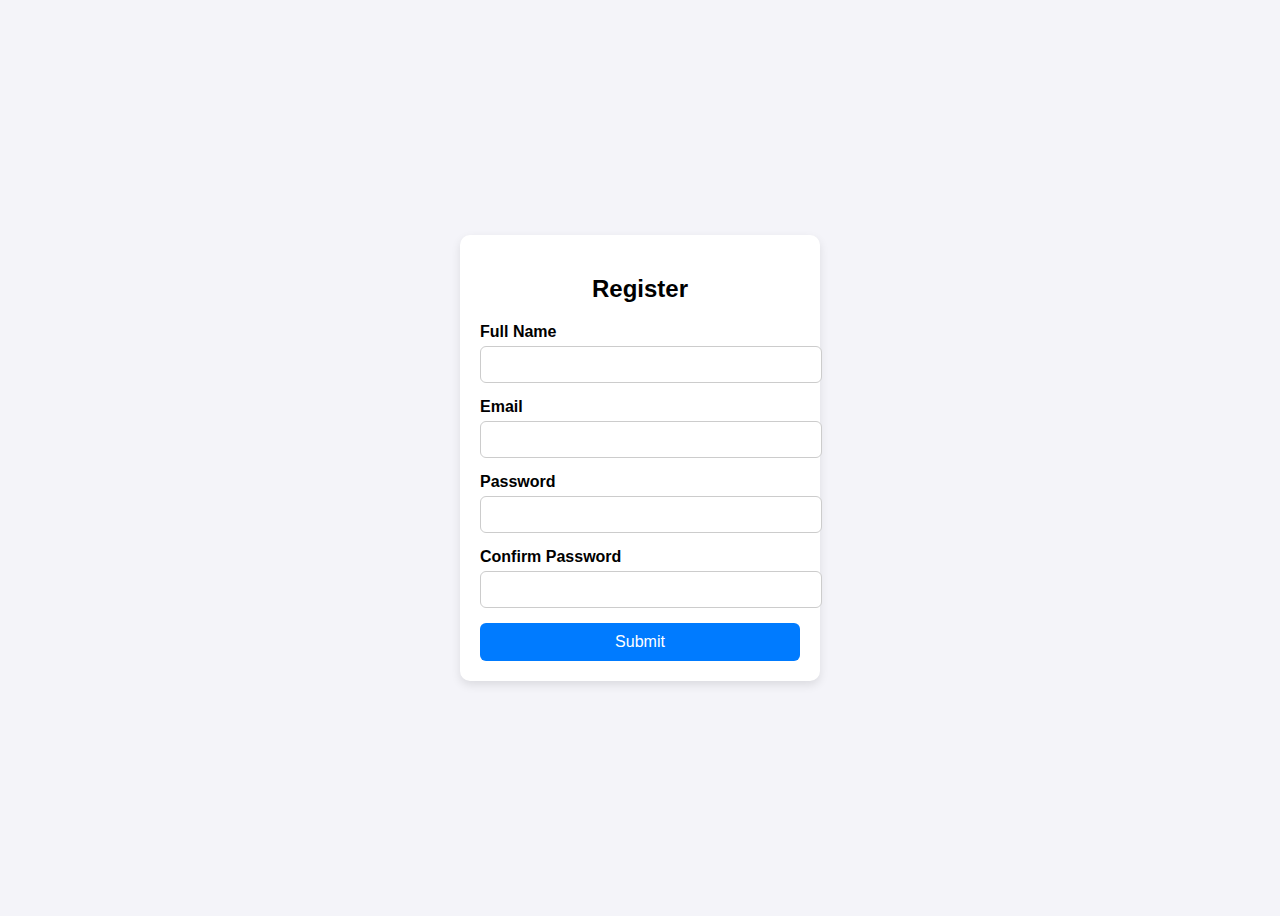
<file: Labtask9.html>
<!DOCTYPE html>
<html lang="en">
<head>
  <meta charset="UTF-8">
  <meta name="viewport" content="width=device-width, initial-scale=1.0">
  <title>JavaScript Form Validation</title>
  <style>
    body {
      font-family: Arial, sans-serif;
      background: #f4f4f9;
      display: flex;
      justify-content: center;
      align-items: center;
      height: 100vh;
    }
    form {
      background: #fff;
      padding: 20px;
      border-radius: 10px;
      box-shadow: 0px 4px 10px rgba(0,0,0,0.1);
      width: 320px;
    }
    h2 { text-align: center; }
    .form-group {
      margin-bottom: 15px;
    }
    label {
      display: block;
      margin-bottom: 5px;
      font-weight: bold;
    }
    input {
      width: 100%;
      padding: 10px;
      border: 1px solid #ccc;
      border-radius: 6px;
    }
    .error {
      color: red;
      font-size: 13px;
    }
    button {
      width: 100%;
      padding: 10px;
      border: none;
      background: #007bff;
      color: white;
      font-size: 16px;
      border-radius: 6px;
      cursor: pointer;
    }
    button:hover { background: #0056b3; }
  </style>
</head>
<body>

  <form id="registerForm">
    <h2>Register</h2>

    <div class="form-group">
      <label for="name">Full Name</label>
      <input type="text" id="name">
      <div class="error" id="nameError"></div>
    </div>

    <div class="form-group">
      <label for="email">Email</label>
      <input type="text" id="email">
      <div class="error" id="emailError"></div>
    </div>

    <div class="form-group">
      <label for="password">Password</label>
      <input type="password" id="password">
      <div class="error" id="passwordError"></div>
    </div>

    <div class="form-group">
      <label for="confirmPassword">Confirm Password</label>
      <input type="password" id="confirmPassword">
      <div class="error" id="confirmError"></div>
    </div>

    <button type="submit">Submit</button>
  </form>

  <script>
    const form = document.getElementById('registerForm');
    const name = document.getElementById('name');
    const email = document.getElementById('email');
    const password = document.getElementById('password');
    const confirmPassword = document.getElementById('confirmPassword');

    form.addEventListener('submit', function(e) {
      e.preventDefault();
      let valid = true;

      // Reset errors
      document.querySelectorAll('.error').forEach(el => el.textContent = '');

      // Name validation
      if (name.value.trim() === '') {
        document.getElementById('nameError').textContent = 'Name is required';
        valid = false;
      }

      // Email validation
      const emailPattern = /^[^ ]+@[^ ]+\.[a-z]{2,3}$/;
      if (!email.value.match(emailPattern)) {
        document.getElementById('emailError').textContent = 'Enter a valid email';
        valid = false;
      }

      // Password validation
      if (password.value.length < 6) {
        document.getElementById('passwordError').textContent = 'Password must be at least 6 characters';
        valid = false;
      }

      // Confirm password
      if (password.value !== confirmPassword.value) {
        document.getElementById('confirmError').textContent = 'Passwords do not match';
        valid = false;
      }

      if (valid) {
        alert('Form submitted successfully ✅');
        form.reset();
      }
    });
  </script>

</body>
</html>
</file>
<file: OEL/city-explorer/style.css>
body { font-family: Inter, system-ui, Arial; }
.card { border-radius: 10px; }
#rawData { font-size: 0.85rem; }
</file>
